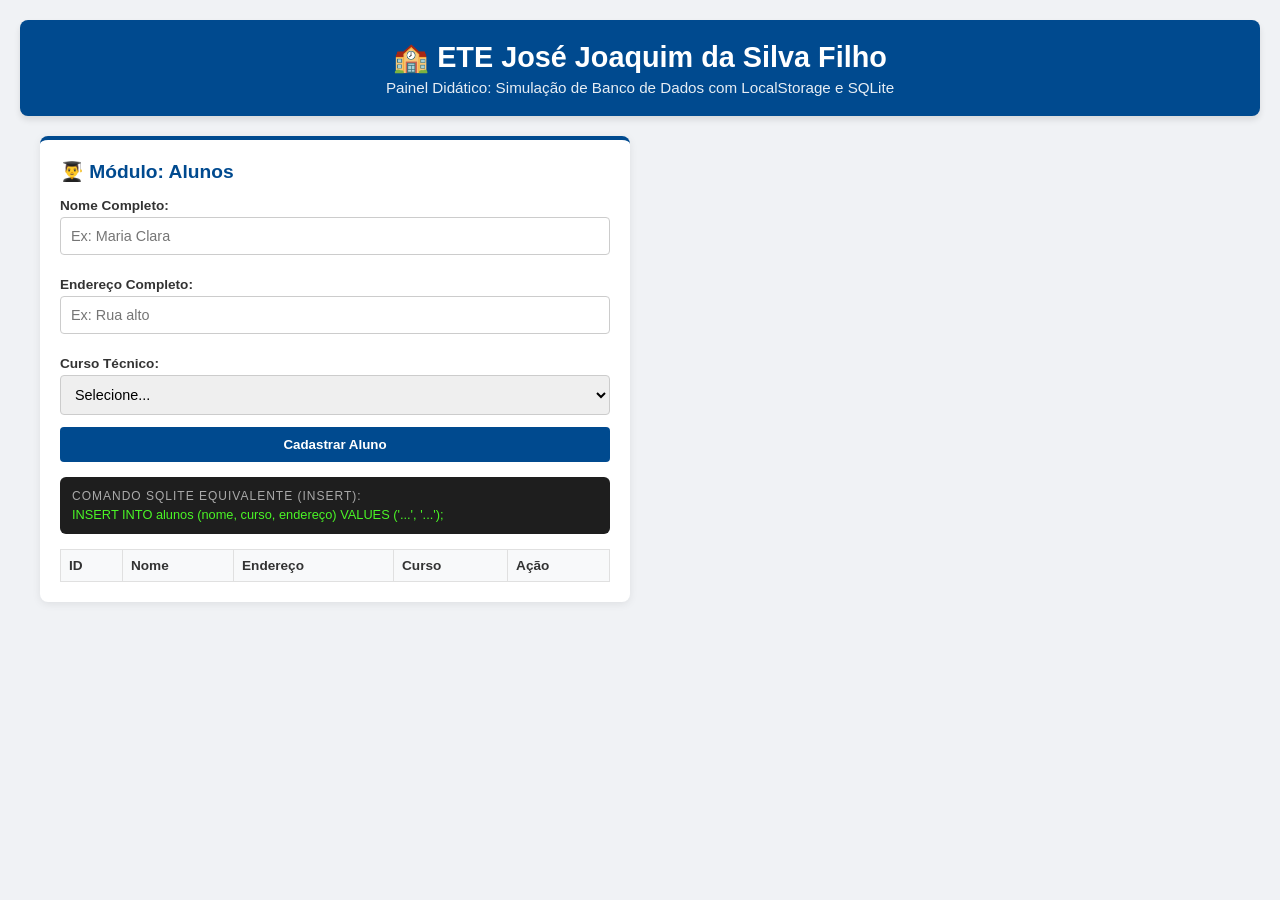
<file: BANCO DE DADOS/ete.html>
<!DOCTYPE html>
<html lang="pt-BR">
<head>
  <meta charset="UTF-8">
  <meta name="viewport" content="width=device-width, initial-scale=1.0">
  <title>ETE José Joaquim da Silva Filho - Sistema Escolar</title>
  <style>
    * {
      box-sizing: border-box;
      margin: 0;
      padding: 0;
      font-family: 'Segoe UI', Tahoma, Geneva, Verdana, sans-serif;
    }

    body {
      background-color: #f0f2f5;
      color: #333;
      padding: 20px;
    }

    /* Cabeçalho da Escola */
    header {
      background-color: #004a8f;
      color: white;
      padding: 20px;
      border-radius: 8px;
      text-align: center;
      margin-bottom: 20px;
      box-shadow: 0 4px 6px rgba(0, 0, 0, 0.1);
    }

    header h1 {
      font-size: 1.8rem;
      margin-bottom: 5px;
    }

    header p {
      font-size: 0.95rem;
      opacity: 0.9;
    }

    /* Container Principal */
    .grid-container {
      display: grid;
      grid-template-columns: 1fr 1fr;
      gap: 20px;
      max-width: 1200px;
      margin: 0 auto;
    }

    @media (max-width: 850px) {
      .grid-container {
        grid-template-columns: 1fr;
      }
    }

    /* Cards e Formulários */
    .card {
      background: white;
      padding: 20px;
      border-radius: 8px;
      box-shadow: 0 2px 8px rgba(0,0,0,0.08);
      border-top: 4px solid #004a8f;
    }

    .card.professor {
      border-top-color: #28a745;
    }

    h2 {
      font-size: 1.2rem;
      color: #004a8f;
      margin-bottom: 15px;
      display: flex;
      align-items: center;
      gap: 8px;
    }

    .card.professor h2 {
      color: #28a745;
    }

    label {
      display: block;
      font-weight: 600;
      margin-top: 10px;
      font-size: 0.85rem;
    }

    input, select {
      width: 100%;
      padding: 10px;
      margin-top: 4px;
      margin-bottom: 12px;
      border: 1px solid #ccc;
      border-radius: 4px;
      font-size: 0.9rem;
    }

    button {
      width: 100%;
      padding: 10px;
      border: none;
      border-radius: 4px;
      font-weight: bold;
      color: white;
      background-color: #004a8f;
      cursor: pointer;
      transition: background 0.2s;
    }

    button:hover {
      background-color: #003366;
    }

    .card.professor button {
      background-color: #28a745;
    }

    .card.professor button:hover {
      background-color: #1e7e34;
    }

    .btn-danger {
      background-color: #dc3545;
      padding: 4px 8px;
      width: auto;
      font-size: 0.75rem;
    }

    .btn-danger:hover {
      background-color: #bd2130;
    }

    /* Tabelas */
    table {
      width: 100%;
      border-collapse: collapse;
      margin-top: 15px;
      font-size: 0.85rem;
    }

    th, td {
      border: 1px solid #e0e0e0;
      padding: 8px;
      text-align: left;
    }

    th {
      background-color: #f8f9fa;
      font-weight: 600;
    }

    /* Terminal SQL Educativo */
    .sql-terminal {
      background-color: #1e1e1e;
      color: #4af626;
      font-family: 'Courier New', Courier, monospace;
      padding: 12px;
      border-radius: 6px;
      margin-top: 15px;
      font-size: 0.8rem;
      word-break: break-all;
    }

    .sql-title {
      color: #aaa;
      font-size: 0.75rem;
      margin-bottom: 4px;
      text-transform: uppercase;
      letter-spacing: 1px;
    }
  </style>
</head>
<body>

  <!-- Cabeçalho Institucional -->
  <header>
    <h1>🏫 ETE José Joaquim da Silva Filho</h1>
    <p>Painel Didático: Simulação de Banco de Dados com LocalStorage e SQLite</p>
  </header>

  <div class="grid-container">

    <!-- SEÇÃO DE ALUNOS -->
    <div class="card">
      <h2>👨‍🎓 Módulo: Alunos</h2>
      <form id="formAluno">
        <label for="nomeAluno">Nome Completo:</label>
        <input type="text" id="nomeAluno" placeholder="Ex: Maria Clara" required>

        <label for="endereçoAluno">Endereço Completo:</label>
        <input type="text" id="endereçoAluno" placeholder="Ex: Rua alto" required>

        <label for="cursoAluno">Curso Técnico:</label>
        <select id="cursoAluno" required>
          <option value="">Selecione...</option>
          <option value="Desenvolvimento de Sistemas">Desenvolvimento de Sistemas</option>
          <option value="Redes de Computadores">Redes de Computadores</option>
          <option value="Administração">Administração</option>
        </select>

        <button type="submit">Cadastrar Aluno</button>
      </form>

      <!-- Terminal Educativo SQL -->
      <div class="sql-terminal">
        <div class="sql-title">Comando SQLite equivalente (INSERT):</div>
        <div id="sqlAluno">INSERT INTO alunos (nome, curso, endereço) VALUES ('...', '...');</div>
      </div>

      <!-- Tabela Alunos -->
      <table>
        <thead>
          <tr>
            <th>ID</th>
            <th>Nome</th>
            <th>Endereço</th>
            <th>Curso</th>
            <th>Ação</th>
          </tr>
        </thead>
        <tbody id="tabelaAlunos">
          <!-- Linhas inseridas via JS -->
        </tbody>
      </table>
    </div>

    
  </div>

  <script>
    // --- LÓGICA DO LOCALSTORAGE (SIMULANDO TABELAS DO BANCO DE DADOS) ---

    // Função para buscar dados armazenados ou criar lista vazia caso não exista
    function obterTabela(nomeTabela) {
      const dados = localStorage.getItem(nomeTabela);
      return dados ? JSON.parse(dados) : [];
    }

    // Função para salvar a lista no LocalStorage (simulando a gravação no disco)
    function salvarTabela(nomeTabela, dados) {
      localStorage.setItem(nomeTabela, JSON.stringify(dados));
    }

    // --- CADASTRO DE ALUNOS ---
    document.getElementById('formAluno').addEventListener('submit', function(e) {
      e.preventDefault();

      const nome = document.getElementById('nomeAluno').value;
      const endereço = document.getElementById('endereçoAluno').value;
      const curso = document.getElementById('cursoAluno').value;
      const alunos = obterTabela('tb_alunos');

      // Gera um ID incremental simples (simulando AUTOINCREMENT)
      const novoId = alunos.length > 0 ? alunos[alunos.length - 1].id + 1 : 1;

      // Cria o objeto registro (Linha da Tabela)
      const novoAluno = { id: novoId, nome: nome, endereço: endereço, curso: curso };
      alunos.push(novoAluno);

      // Salva no LocalStorage
      salvarTabela('tb_alunos', alunos);

      // Exibe a consulta SQL correspondente
      document.getElementById('sqlAluno').textContent = 
        `INSERT INTO alunos (id, nome, endereço,curso) VALUES (${novoId}, '${nome}','${endereço}', '${curso}');`;

      // Limpa os campos e atualiza a interface
      document.getElementById('nomeAluno').value = '';
      document.getElementById('endereçoAluno').value = '';
      document.getElementById('cursoAluno').value = '';
      carregarAlunos();
    });

    

    // --- RENDERIZAÇÃO DAS TABELAS NA TELA ---
    function carregarAlunos() {
      const alunos = obterTabela('tb_alunos');
      const tbody = document.getElementById('tabelaAlunos');
      tbody.innerHTML = '';

      alunos.forEach(aluno => {
        tbody.innerHTML += `
          <tr>
            <td>${aluno.id}</td>
            <td>${aluno.nome}</td>
            <td>${aluno.endereço}</td>
            <td>${aluno.curso}</td>
            <td>
              <button class="btn-danger" onclick="deletarRegistro('tb_alunos', ${aluno.id})">DELETE</button>
            </td>
          </tr>
        `;
      });
    }

      // --- EXCLUSÃO DE REGISTROS (DELETE) ---
    function deletarRegistro(nomeTabela, id) {
      let tabela = obterTabela(nomeTabela);
      // Filtra mantendo apenas os itens com ID diferente do selecionado
      tabela = tabela.filter(item => item.id !== id);
      salvarTabela(nomeTabela, tabela);

      // Atualiza as exibições
      if (nomeTabela === 'tb_alunos') {
        document.getElementById('sqlAluno').textContent = `UPDATE FROM alunos WHERE id = ${id};`;
        carregarAlunos();
      } else {
        document.getElementById('sqlProf').textContent = `UPDATE FROM professores WHERE id = ${id};`;
        carregarProfessores();
      }
    }
    // Carrega os dados ao abrir a página
    carregarAlunos();

    // --- EXCLUSÃO DE REGISTROS (DELETE) ---
    function deletarRegistro(nomeTabela, id) {
      let tabela = obterTabela(nomeTabela);
      // Filtra mantendo apenas os itens com ID diferente do selecionado
      tabela = tabela.filter(item => item.id !== id);
      salvarTabela(nomeTabela, tabela);

      // Atualiza as exibições
      if (nomeTabela === 'tb_alunos') {
        document.getElementById('sqlAluno').textContent = `DELETE FROM alunos WHERE id = ${id};`;
        carregarAlunos();
      } else {
        document.getElementById('sqlProf').textContent = `DELETE FROM professores WHERE id = ${id};`;
        carregarProfessores();
      }
    }
    // Carrega os dados ao abrir a página
    carregarAlunos();
    
  </script>
</body>
</html>
</file>
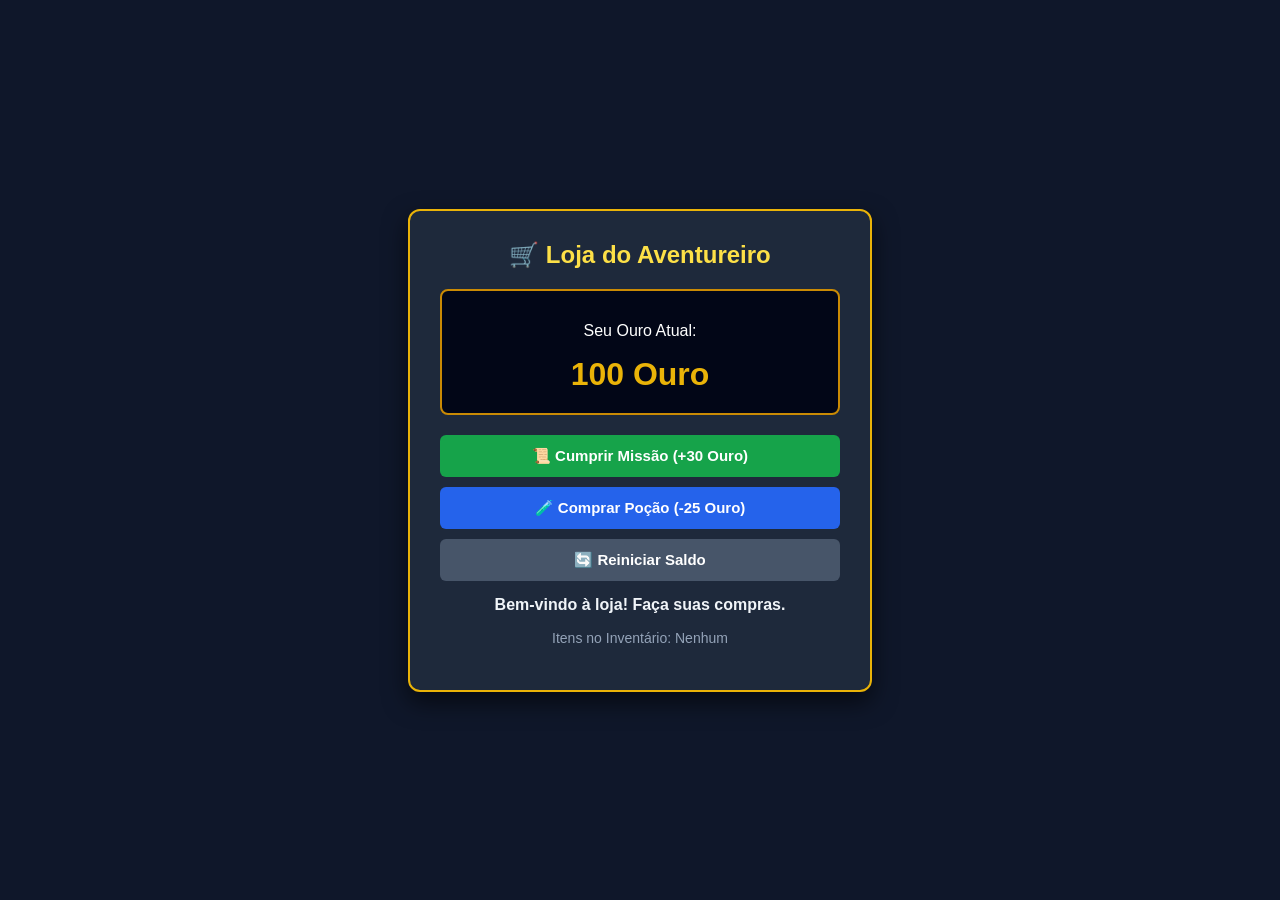
<file: modulo02/teste.html>
<!DOCTYPE html>
<html lang="pt-BR">
<head>
    <meta charset="UTF-8">
    <meta name="viewport" content="width=device-width, initial-scale=1.0">
    <title>Loja de Itens - RPG Game</title>
    <style>
        body {
            font-family: Arial, sans-serif;
            background-color: #0f172a;
            color: #ffffff;
            display: flex;
            justify-content: center;
            align-items: center;
            min-height: 100vh;
            margin: 0;
        }
        .painel-loja {
            background-color: #1e293b;
            padding: 30px;
            border-radius: 12px;
            box-shadow: 0 10px 25px rgba(0,0,0,0.6);
            text-align: center;
            width: 400px;
            border: 2px solid #eab308;
        }
        h2 { color: #fde047; margin-top: 0; }
        .saldo-box {
            background-color: #020617;
            border: 2px solid #ca8a04;
            border-radius: 8px;
            padding: 15px;
            margin: 20px 0;
        }
        .texto-moedas {
            font-size: 32px;
            font-weight: bold;
            color: #eab308;
            margin: 5px 0;
        }
        .botoes {
            display: flex;
            flex-direction: column;
            gap: 10px;
        }
        button {
            padding: 12px;
            font-size: 15px;
            font-weight: bold;
            border: none;
            border-radius: 6px;
            cursor: pointer;
            transition: 0.2s;
            color: white;
        }
        .btn-missao { background-color: #16a34a; }
        .btn-missao:hover { background-color: #15803d; }
        .btn-pocao { background-color: #2563eb; }
        .btn-pocao:hover { background-color: #1d4ed8; }
        .btn-reset { background-color: #475569; }
        
        #mensagem {
            margin-top: 15px;
            font-weight: bold;
            color: #f1f5f9;
        }
        #inventario {
            margin-top: 10px;
            font-size: 14px;
            color: #94a3b8;
        }
    </style>
</head>
<body>

    <div class="painel-loja">
        <h2>🛒 Loja do Aventureiro</h2>
        
        <div class="saldo-box">
            <p>Seu Ouro Atual:</p>
            <p class="texto-moedas" id="moedasDisplay">100 Ouro</p>
        </div>

        <div class="botoes">
            <button class="btn-missao" onclick="cumprirMissao()">📜 Cumprir Missão (+30 Ouro)</button>
            <button class="btn-pocao" onclick="comprarPocao()">🧪 Comprar Poção (-25 Ouro)</button>
            <button class="btn-reset" onclick="reiniciarLoja()">🔄 Reiniciar Saldo</button>
        </div>

        <p id="mensagem">Bem-vindo à loja! Faça suas compras.</p>
        <p id="inventario">Itens no Inventário: Nenhum</p>
    </div>

    <script>
        // 1. Variáveis de Estado Global
        let moedas = 100;
        let quantidadePocoes = 0;

        // 2. Função para Ganhar Ouro
        function cumprirMissao() {
            moedas = moedas + 30;
            atualizarTela();
            document.getElementById("mensagem").innerText = "Você completou uma missão e ganhou 30 de Ouro!";
        }

        // 3. Função para Comprar Item (Com Validação)
        function comprarPocao() {
            if (moedas >= 25) {
                moedas = moedas - 25;
                quantidadePocoes = quantidadePocoes + 1;
                atualizarTela();
                document.getElementById("mensagem").innerText = "Poção comprada com sucesso!";
            } else {
                document.getElementById("mensagem").innerText = "❌ Ouro insuficiente para comprar a Poção!";
            }
        }

        // 4. Atualização Central do DOM
        function atualizarTela() {
            document.getElementById("moedasDisplay").innerText = moedas + " Ouro";
            document.getElementById("inventario").innerText = `Itens no Inventário: ${quantidadePocoes} Poção(ões)`;
        }

        // 5. Reiniciar
        function reiniciarLoja() {
            moedas = 100;
            quantidadePocoes = 0;
            atualizarTela();
            document.getElementById("mensagem").innerText = "Sua carteira e inventário foram resetados!";
        }
    </script>

</body>
</html>
</file>
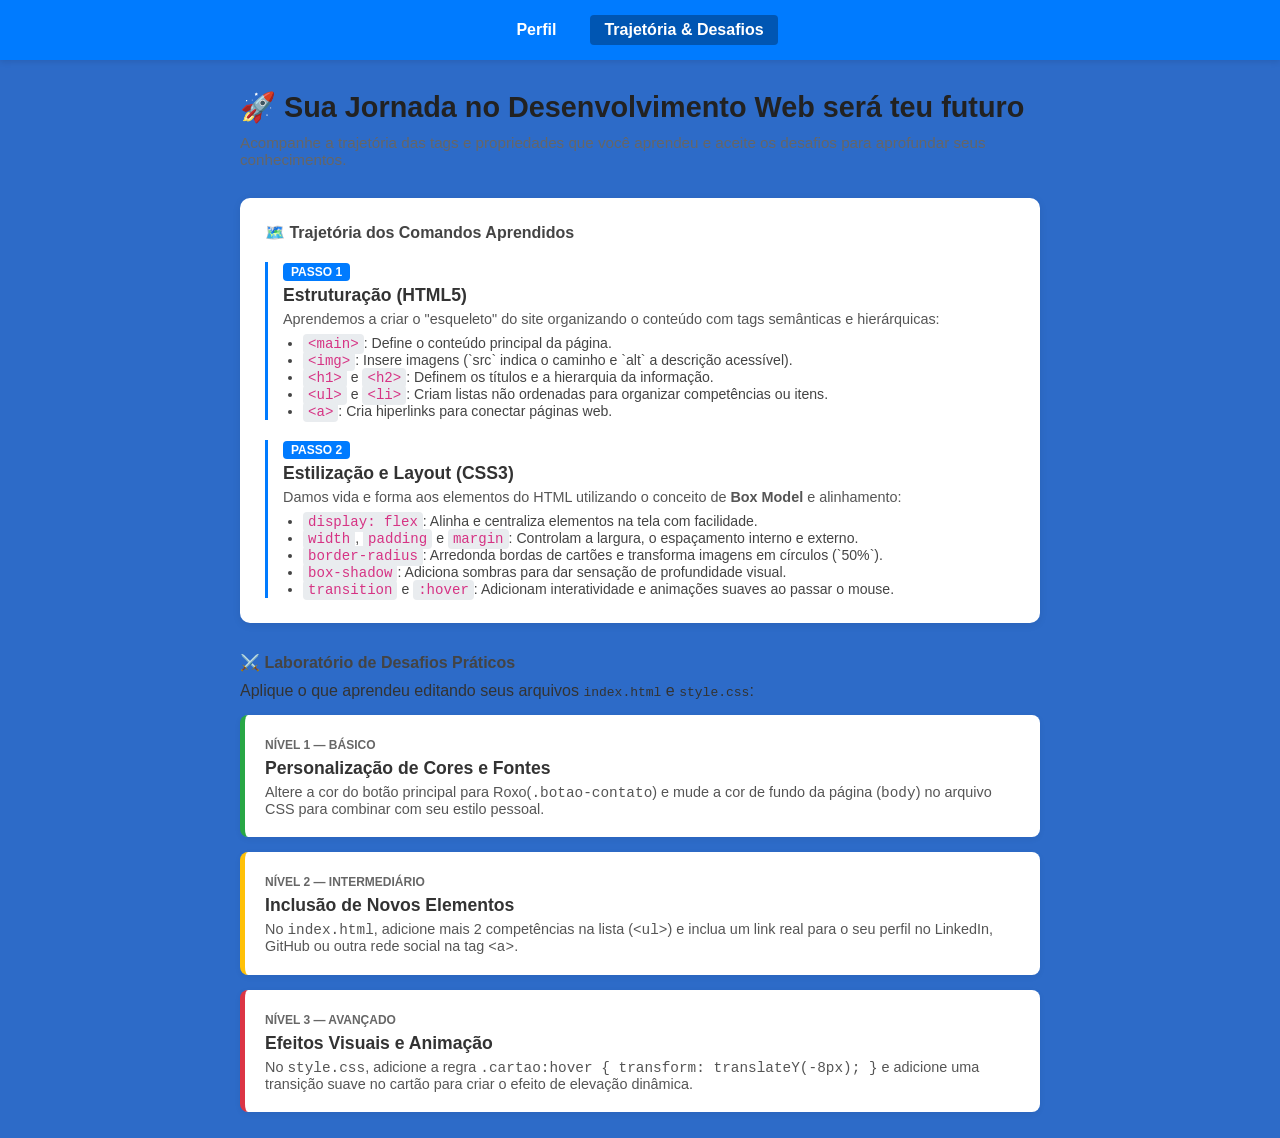
<file: ATIVIDADES/Exercício/desafios.html>
<!DOCTYPE html>
<html lang="pt-BR">
<head>
  <meta charset="UTF-8">
  <meta name="viewport" content="width=device-width, initial-scale=1.0">
  <title>Trajetória & Desafios HTML/CSS</title>
  <link rel="stylesheet" href="style.css">
</head>
<body>

  <!-- Menu de Navegação -->
  <nav class="menu-navegacao">
    <a href="index.html">Perfil</a>
    <a href="desafios.html" class="ativo">Trajetória & Desafios</a>
  </nav>

  <main class="conteiner-desafios">
    <h1>🚀 Sua Jornada no Desenvolvimento Web será teu futuro</h1>
    <p class="subtitulo">Acompanhe a trajetória das tags e propriedades que você aprendeu e aceite os desafios para aprofundar seus conhecimentos.</p>

    <!-- Linha do Tempo / Trajetória -->
    <section class="secao-trajetoria">
      <h2>🗺️ Trajetória dos Comandos Aprendidos</h2>

      <div class="etapa-trajetoria">
        <span class="passo">Passo 1</span>
        <h3>Estruturação (HTML5)</h3>
        <p>Aprendemos a criar o "esqueleto" do site organizando o conteúdo com tags semânticas e hierárquicas:</p>
        <ul>
          <li><code>&lt;main&gt;</code>: Define o conteúdo principal da página.</li>
          <li><code>&lt;img&gt;</code>: Insere imagens (`src` indica o caminho e `alt` a descrição acessível).</li>
          <li><code>&lt;h1&gt;</code> e <code>&lt;h2&gt;</code>: Definem os títulos e a hierarquia da informação.</li>
          <li><code>&lt;ul&gt;</code> e <code>&lt;li&gt;</code>: Criam listas não ordenadas para organizar competências ou itens.</li>
          <li><code>&lt;a&gt;</code>: Cria hiperlinks para conectar páginas web.</li>
        </ul>
      </div>

      <div class="etapa-trajetoria">
        <span class="passo">Passo 2</span>
        <h3>Estilização e Layout (CSS3)</h3>
        <p>Damos vida e forma aos elementos do HTML utilizando o conceito de <strong>Box Model</strong> e alinhamento:</p>
        <ul>
          <li><code>display: flex</code>: Alinha e centraliza elementos na tela com facilidade.</li>
          <li><code>width</code>, <code>padding</code> e <code>margin</code>: Controlam a largura, o espaçamento interno e externo.</li>
          <li><code>border-radius</code>: Arredonda bordas de cartões e transforma imagens em círculos (`50%`).</li>
          <li><code>box-shadow</code>: Adiciona sombras para dar sensação de profundidade visual.</li>
          <li><code>transition</code> e <code>:hover</code>: Adicionam interatividade e animações suaves ao passar o mouse.</li>
        </ul>
      </div>
    </section>

    <!-- Bloco de Desafios Práticos -->
    <section class="secao-desafios">
      <h2>⚔️ Laboratório de Desafios Práticos</h2>
      <p>Aplique o que aprendeu editando seus arquivos <code>index.html</code> e <code>style.css</code>:</p>

      <div class="card-desafio nivel-facil">
        <span class="tag-nivel">Nível 1 — Básico</span>
        <h3>Personalização de Cores e Fontes</h3>
        <p>Altere a cor do botão principal para Roxo(<code>.botao-contato</code>) e mude a cor de fundo da página (<code>body</code>) no arquivo CSS para combinar com seu estilo pessoal.</p>
      </div>

      <div class="card-desafio nivel-medio">
        <span class="tag-nivel">Nível 2 — Intermediário</span>
        <h3>Inclusão de Novos Elementos</h3>
        <p>No <code>index.html</code>, adicione mais 2 competências na lista (<code>&lt;ul&gt;</code>) e inclua um link real para o seu perfil no LinkedIn, GitHub ou outra rede social na tag <code>&lt;a&gt;</code>.</p>
      </div>

      <div class="card-desafio nivel-dificil">
        <span class="tag-nivel">Nível 3 — Avançado</span>
        <h3>Efeitos Visuais e Animação</h3>
        <p>No <code>style.css</code>, adicione a regra <code>.cartao:hover { transform: translateY(-8px); }</code> e adicione uma transição suave no cartão para criar o efeito de elevação dinâmica.</p>
      </div>
    </section>
  </main>

</body>
</html>
</file>
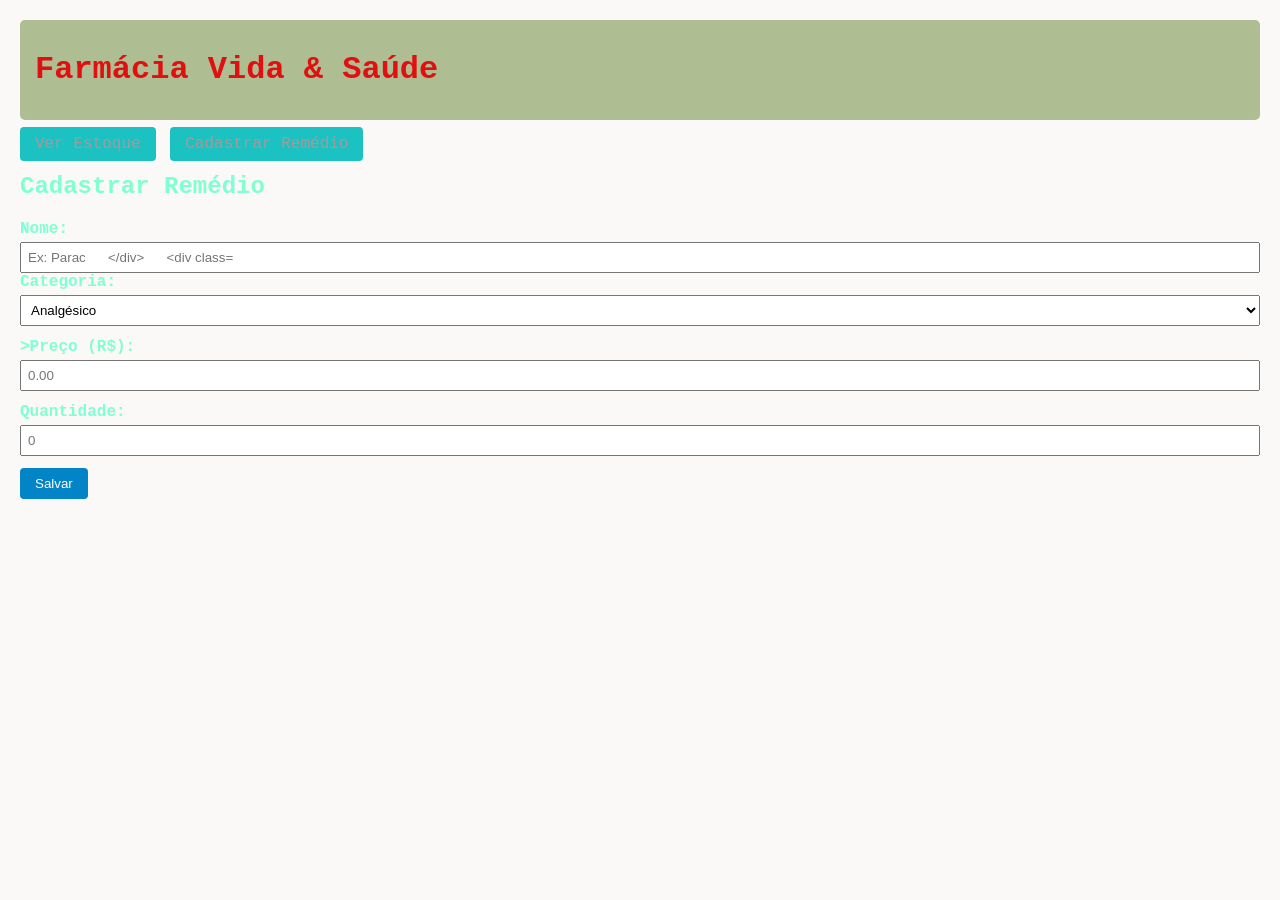
<file: BANCO DE DADOS/desafio02/formulario.html>
<!DOCTYPE html>
<html lang="pt-BR">
<head>
  <meta charset="UTF-8">
  <title>Farmácia - Cadastro</title>
  <link rel="stylesheet" href="style.css">
</head>
<body>

  <header>
    <h1>Farmácia Vida & Saúde</h1>
  </header>

  <!-- MENU NAVEGA ENTRE OS ARQUIVOS -->
  <nav>
    <a href="tabela.html">Ver Estoque</a>
    <a href="formulario.html">Cadastrar Remédio</a>
  </nav>

  <div class="conteudo">
    <h2>Cadastrar Remédio</h2>
    
    <form action="tabela.html">
      <div class="campo">
        <label for="nome">Nome:</label>
        <input type="text" id="nome" placeholder="Ex: Parac
      </div>

      <div class="campo">
        <label for="categoria">Categoria:</label>
        <select id="categoria">
          <option>Analgésico</option>
          <option>Antibiótico</option>
          <option>Anti-inflamatório</option>
          <option>Xarope</option>
        </select>
      </div>

      <div class="campo">
        <label for="preco"etamol" required>>Preço (R$):</label>
        <input type="number" id="preco" step="0.01" placeholder="0.00" required>
      </div>

      <div class="campo">
        <label for="qtd">Quantidade:</label>
        <input type="number" id="qtd" placeholder="0" required>
      </div>

      <button type="submit">Salvar</button>
    </form>
  </div>

</body>
</html>
</file>
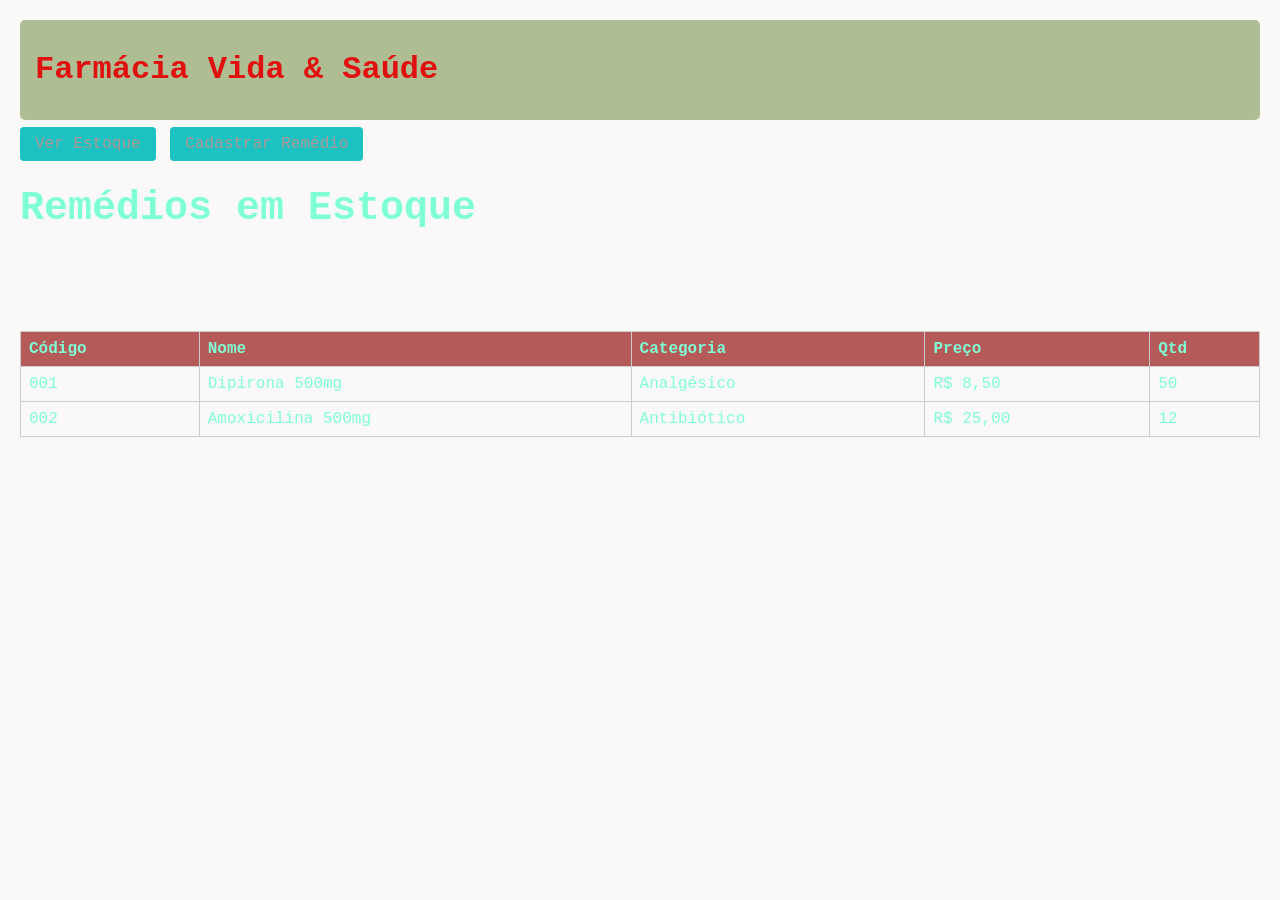
<file: BANCO DE DADOS/desafio02/tabela.html>
<!DOCTYPE html>
<html lang="pt-BR">
<head>
  <meta charset="UTF-8">
  <title>Farmácia - Estoque</title>
  <link rel="stylesheet" href="style.css">
</head>
<body>

  <header>
    <h1>Farmácia Vida & Saúde</h1>
  </header>

  <!-- MENU NAVEGA ENTRE OS ARQUIVOS -->
  <nav>
    <a href="tabela.html">Ver Estoque</a>
    <a href="formulario.html">Cadastrar Remédio</a>
  </nav>

  <h2 class="Titulo2">Remédios em Estoque</h2>
    <table>
      <thead>
        <tr>
          <th>Código</th>
          <th>Nome</th>
          <th>Categoria</th>
          <th>Preço</th>
          <th>Qtd</th>
        </tr>
      </thead>
      <tbody>
        <tr>
          <td>001</td>
          <td>Dipirona 500mg</td>
          <td>Analgésico</td>
          <td>R$ 8,50</td>
          <td>50</td>
        </tr>
        <tr>
          <td>002</td>
          <td>Amoxicilina 500mg</td>
          <td>Antibiótico</td>
          <td>R$ 25,00</td>
          <td>12</td>
        </tr>
      </tbody>
    </table>
  

</body>
</html>
</file>
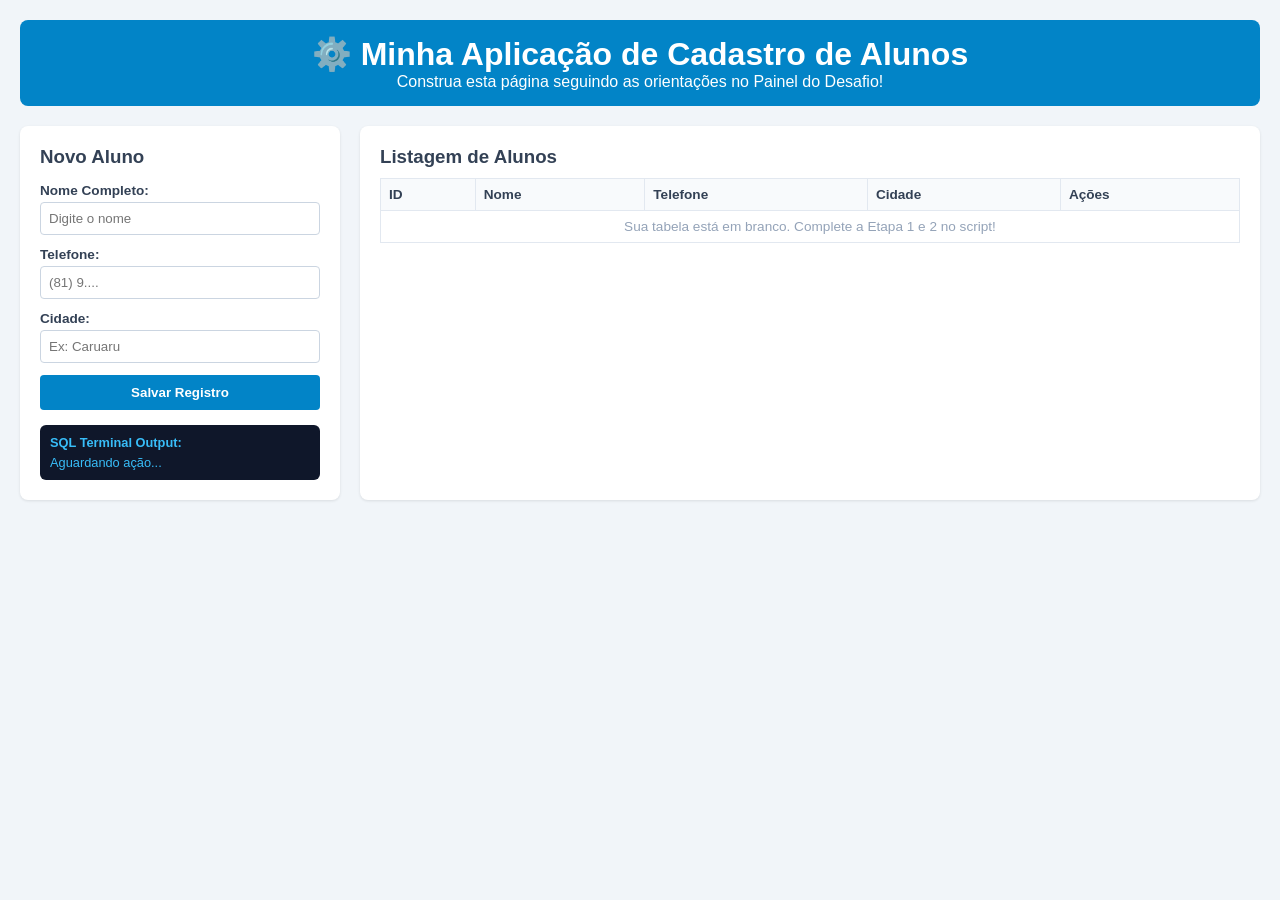
<file: BANCO DE DADOS/Desafios02/minha_aplicacao.html>
<!DOCTYPE html>
<html lang="pt-BR">
<head>
  <meta charset="UTF-8">
  <meta name="viewport" content="width=device-width, initial-scale=1.0">
  <title>Minha Aplicação CRUD - Em Construção</title>
  <style>
    * { box-sizing: border-box; margin: 0; padding: 0; font-family: sans-serif; }
    body { background-color: #f1f5f9; color: #334155; padding: 20px; }
    
    header {
      background: #0284c7;
      color: white;
      padding: 15px;
      border-radius: 8px;
      margin-bottom: 20px;
      text-align: center;
    }

    .grid { display: grid; grid-template-columns: 320px 1fr; gap: 20px; }
    
    .card { background: white; padding: 20px; border-radius: 8px; box-shadow: 0 1px 3px rgba(0,0,0,0.1); }
    
    .form-group { margin-bottom: 12px; }
    label { display: block; font-size: 0.85rem; font-weight: bold; margin-bottom: 4px; }
    input { width: 100%; padding: 8px; border: 1px solid #cbd5e1; border-radius: 4px; }
    
    button {
      width: 100%;
      padding: 10px;
      background: #0284c7;
      color: white;
      border: none;
      border-radius: 4px;
      font-weight: bold;
      cursor: pointer;
    }
    button:hover { background: #0369a1; }

    /* SQL Terminal */
    .terminal {
      background: #0f172a;
      color: #38bdf8;
      font-family: monospace;
      padding: 10px;
      border-radius: 6px;
      margin-top: 15px;
      font-size: 0.8rem;
    }

    table { width: 100%; border-collapse: collapse; margin-top: 10px; }
    th, td { border: 1px solid #e2e8f0; padding: 8px; text-align: left; font-size: 0.85rem; }
    th { background: #f8fafc; }

    .btn-del {
      background: #ef4444;
      color: white;
      border: none;
      padding: 4px 8px;
      border-radius: 4px;
      cursor: pointer;
      font-size: 0.75rem;
    }
  </style>
</head>
<body>

  <header>
    <h1>⚙️ Minha Aplicação de Cadastro de Alunos</h1>
    <p>Construa esta página seguindo as orientações no Painel do Desafio!</p>
  </header>

  <div class="grid">
    
    <!-- LADO ESQUERDO: FORMULÁRIO -->
    <div class="card">
      <h3>Novo Aluno</h3>
      <form id="formAluno" style="margin-top: 15px;">
        <input type="hidden" id="alunoId">

        <div class="form-group">
          <label>Nome Completo:</label>
          <input type="text" id="nome" required placeholder="Digite o nome">
        </div>

        <div class="form-group">
          <label>Telefone:</label>
          <input type="text" id="telefone" required placeholder="(81) 9....">
        </div>

        <div class="form-group">
          <label>Cidade:</label>
          <input type="text" id="cidade" required placeholder="Ex: Caruaru">
        </div>

        <button type="submit">Salvar Registro</button>
      </form>

      <div class="terminal">
        <strong>SQL Terminal Output:</strong>
        <div id="sqlOutput" style="margin-top: 5px; word-break: break-all;">Aguardando ação...</div>
      </div>
    </div>

    <!-- LADO DIREITO: TABELA -->
    <div class="card">
      <h3>Listagem de Alunos</h3>
      <table>
        <thead>
          <tr>
            <th>ID</th>
            <th>Nome</th>
            <th>Telefone</th>
            <th>Cidade</th>
            <th>Ações</th>
          </tr>
        </thead>
        <tbody id="tabelaCorpo">
          <!-- TODO: A tabela deve ser preenchida aqui via JS -->
          <tr>
            <td colspan="5" style="text-align: center; color: #94a3b8;">
              Sua tabela está em branco. Complete a Etapa 1 e 2 no script!
            </td>
          </tr>
        </tbody>
      </table>
    </div>

  </div>

  <!-- SCRIPT A SER DESENVOLVIDO PELOS ALUNOS -->
  <script>
    const CHAVE_BANCO = 'ete_alunos_db';

    // =========================================================================
    // ETAPA 1: LER DADOS DO LOCALSTORAGE
    // =========================================================================
    function obterAlunos() {
      // ✏️ ESCREVA SEU CÓDIGO AQUI (Consulte a Etapa 1 do Painel)
      return []; 
    }

    // =========================================================================
    // ETAPA 2: CARREGAR A TABELA NA TELA
    // =========================================================================
    function carregarTabela() {
      const tbody = document.getElementById('tabelaCorpo');
      const alunos = obterAlunos();

      // ✏️ ESCREVA SEU CÓDIGO AQUI (Consulte a Etapa 2 do Painel)
    }

    // =========================================================================
    // ETAPA 3 & 5: INSERIR REGISTRO E EXIBIR SQL
    // =========================================================================
    document.getElementById('formAluno').addEventListener('submit', function(e) {
      e.preventDefault();

      // ✏️ ESCREVA SEU CÓDIGO AQUI (Consulte a Etapa 3 e 5 do Painel)
      
      // Dica para renderizar a tabela novamente após salvar:
      // carregarTabela();
    });

    // =========================================================================
    // ETAPA 4: DELETAR REGISTRO
    // =========================================================================
    function deletarAluno(id) {
      // ✏️ ESCREVA SEU CÓDIGO AQUI (Consulte a Etapa 4 do Painel)
    }

    // Inicializa a tabela
    carregarTabela();
  </script>
</body>
</html>
</file>
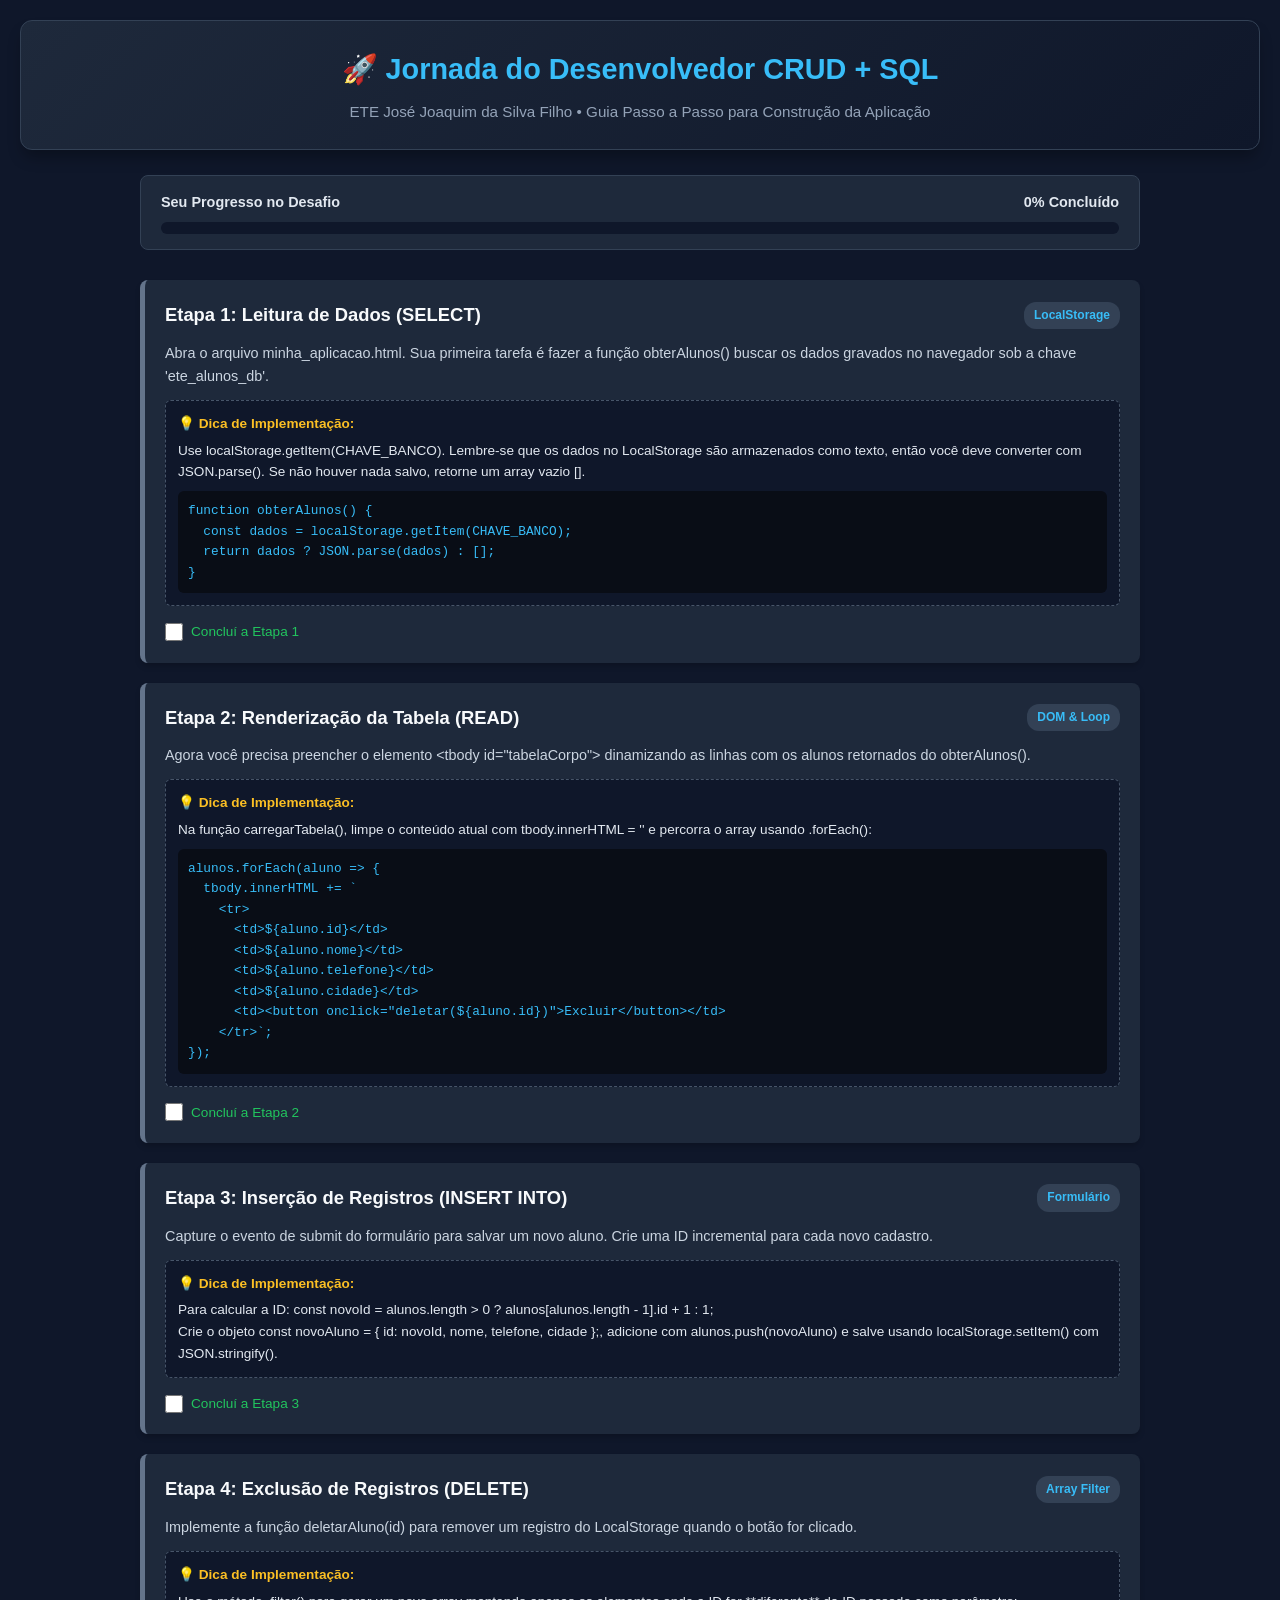
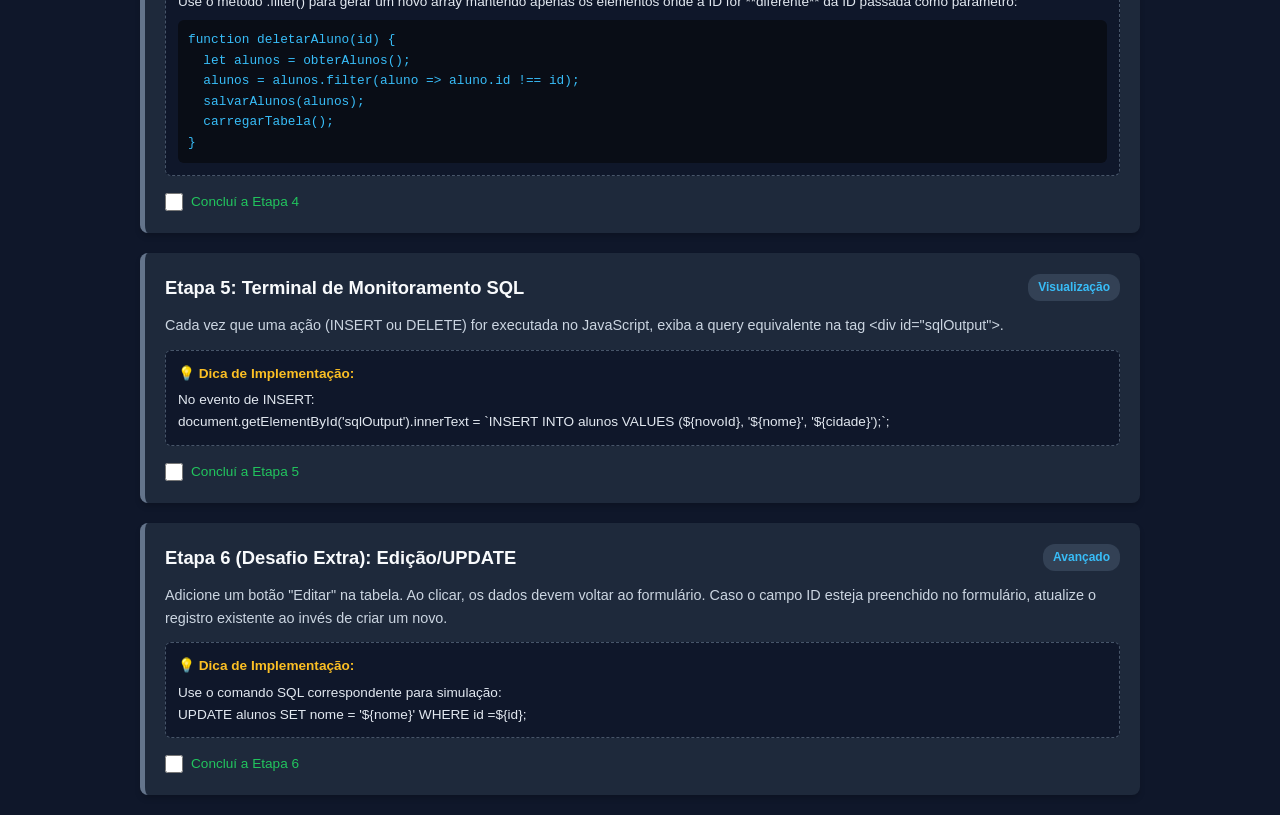
<file: BANCO DE DADOS/Desafios02/painel_desafio.html>
<!DOCTYPE html>
<html lang="pt-BR">
<head>
  <meta charset="UTF-8">
  <meta name="viewport" content="width=device-width, initial-scale=1.0">
  <title>Painel do Desafio - ETE José Joaquim da Silva Filho</title>
  <style>
    * { box-sizing: border-box; margin: 0; padding: 0; font-family: 'Segoe UI', Tahoma, Geneva, Verdana, sans-serif; }
    body { background-color: #0f172a; color: #e2e8f0; padding: 20px; line-height: 1.6; }
    
    header {
      background: linear-gradient(135deg, #1e293b, #0f172a);
      border: 1px solid #334155;
      padding: 25px;
      border-radius: 12px;
      text-align: center;
      margin-bottom: 25px;
      box-shadow: 0 10px 15px -3px rgba(0, 0, 0, 0.3);
    }
    header h1 { color: #38bdf8; font-size: 1.8rem; margin-bottom: 8px; }
    header p { color: #94a3b8; font-size: 0.95rem; }

    .progress-box {
      background: #1e293b;
      padding: 15px 20px;
      border-radius: 8px;
      margin-bottom: 30px;
      border: 1px solid #334155;
    }
    .progress-bar-bg {
      background: #0f172a;
      height: 12px;
      border-radius: 6px;
      overflow: hidden;
      margin-top: 8px;
    }
    .progress-bar-fill {
      background: #38bdf8;
      height: 100%;
      width: 0%;
      transition: width 0.3s ease;
    }

    .steps-grid { display: grid; grid-template-columns: 1fr; gap: 20px; max-width: 1000px; margin: 0 auto; }

    .step-card {
      background: #1e293b;
      border-left: 5px solid #64748b;
      border-radius: 8px;
      padding: 20px;
      box-shadow: 0 4px 6px -1px rgba(0, 0, 0, 0.2);
      transition: border-color 0.3s;
    }
    .step-card.completed { border-left-color: #22c55e; }

    .step-header { display: flex; justify-content: space-between; align-items: center; margin-bottom: 12px; }
    .step-title { font-size: 1.15rem; color: #f8fafc; font-weight: bold; }
    .step-badge { background: #334155; color: #38bdf8; padding: 4px 10px; border-radius: 12px; font-size: 0.75rem; font-weight: bold; }

    .step-desc { color: #cbd5e1; font-size: 0.9rem; margin-bottom: 12px; }

    .hint-box {
      background: #0f172a;
      border: 1px dashed #475569;
      padding: 12px;
      border-radius: 6px;
      margin: 10px 0;
      font-size: 0.85rem;
    }
    .hint-title { color: #fbbf24; font-weight: bold; margin-bottom: 5px; }

    pre {
      background: #090d16;
      color: #38bdf8;
      padding: 10px;
      border-radius: 6px;
      overflow-x: auto;
      font-family: 'Consolas', monospace;
      font-size: 0.8rem;
      margin-top: 8px;
    }

    .check-container { margin-top: 15px; display: flex; align-items: center; gap: 8px; cursor: pointer; font-size: 0.85rem; color: #22c55e; }
    .check-container input { cursor: pointer; width: 18px; height: 18px; }
  </style>
</head>
<body>

  <header>
    <h1>🚀 Jornada do Desenvolvedor CRUD + SQL</h1>
    <p>ETE José Joaquim da Silva Filho • Guia Passo a Passo para Construção da Aplicação</p>
  </header>

  <div style="max-width: 1000px; margin: 0 auto;">
    <div class="progress-box">
      <div style="display: flex; justify-content: space-between; font-weight: bold; font-size: 0.9rem;">
        <span>Seu Progresso no Desafio</span>
        <span id="progressText">0% Concluído</span>
      </div>
      <div class="progress-bar-bg">
        <div class="progress-bar-fill" id="progressBar"></div>
      </div>
    </div>

    <div class="steps-grid">

      <!-- ETAPA 1 -->
      <div class="step-card" id="card1">
        <div class="step-header">
          <span class="step-title">Etapa 1: Leitura de Dados (SELECT)</span>
          <span class="step-badge">LocalStorage</span>
        </div>
        <p class="step-desc">
          Abra o arquivo <code>minha_aplicacao.html</code>. Sua primeira tarefa é fazer a função <code>obterAlunos()</code> buscar os dados gravados no navegador sob a chave <code>'ete_alunos_db'</code>.
        </p>
        <div class="hint-box">
          <div class="hint-title">💡 Dica de Implementação:</div>
          Use <code>localStorage.getItem(CHAVE_BANCO)</code>. Lembre-se que os dados no LocalStorage são armazenados como texto, então você deve converter com <code>JSON.parse()</code>. Se não houver nada salvo, retorne um array vazio <code>[]</code>.
<pre>
function obterAlunos() {
  const dados = localStorage.getItem(CHAVE_BANCO);
  return dados ? JSON.parse(dados) : [];
}
</pre>
        </div>
        <label class="check-container">
          <input type="checkbox" onchange="atualizarProgresso('card1', this.checked)"> Concluí a Etapa 1
        </label>
      </div>

      <!-- ETAPA 2 -->
      <div class="step-card" id="card2">
        <div class="step-header">
          <span class="step-title">Etapa 2: Renderização da Tabela (READ)</span>
          <span class="step-badge">DOM & Loop</span>
        </div>
        <p class="step-desc">
          Agora você precisa preencher o elemento <code>&lt;tbody id="tabelaCorpo"&gt;</code> dinamizando as linhas com os alunos retornados do <code>obterAlunos()</code>.
        </p>
        <div class="hint-box">
          <div class="hint-title">💡 Dica de Implementação:</div>
          Na função <code>carregarTabela()</code>, limpe o conteúdo atual com <code>tbody.innerHTML = ''</code> e percorra o array usando <code>.forEach()</code>:
<pre>
alunos.forEach(aluno => {
  tbody.innerHTML += `
    &lt;tr&gt;
      &lt;td&gt;${aluno.id}&lt;/td&gt;
      &lt;td&gt;${aluno.nome}&lt;/td&gt;
      &lt;td&gt;${aluno.telefone}&lt;/td&gt;
      &lt;td&gt;${aluno.cidade}&lt;/td&gt;
      &lt;td&gt;&lt;button onclick="deletar(${aluno.id})"&gt;Excluir&lt;/button&gt;&lt;/td&gt;
    &lt;/tr&gt;`;
});
</pre>
        </div>
        <label class="check-container">
          <input type="checkbox" onchange="atualizarProgresso('card2', this.checked)"> Concluí a Etapa 2
        </label>
      </div>

      <!-- ETAPA 3 -->
      <div class="step-card" id="card3">
        <div class="step-header">
          <span class="step-title">Etapa 3: Inserção de Registros (INSERT INTO)</span>
          <span class="step-badge">Formulário</span>
        </div>
        <p class="step-desc">
          Capture o evento de <code>submit</code> do formulário para salvar um novo aluno. Crie uma ID incremental para cada novo cadastro.
        </p>
        <div class="hint-box">
          <div class="hint-title">💡 Dica de Implementação:</div>
          Para calcular a ID: <code>const novoId = alunos.length > 0 ? alunos[alunos.length - 1].id + 1 : 1;</code><br>
          Crie o objeto <code>const novoAluno = { id: novoId, nome, telefone, cidade };</code>, adicione com <code>alunos.push(novoAluno)</code> e salve usando <code>localStorage.setItem()</code> com <code>JSON.stringify()</code>.
        </div>
        <label class="check-container">
          <input type="checkbox" onchange="atualizarProgresso('card3', this.checked)"> Concluí a Etapa 3
        </label>
      </div>

      <!-- ETAPA 4 -->
      <div class="step-card" id="card4">
        <div class="step-header">
          <span class="step-title">Etapa 4: Exclusão de Registros (DELETE)</span>
          <span class="step-badge">Array Filter</span>
        </div>
        <p class="step-desc">
          Implemente a função <code>deletarAluno(id)</code> para remover um registro do LocalStorage quando o botão for clicado.
        </p>
        <div class="hint-box">
          <div class="hint-title">💡 Dica de Implementação:</div>
          Use o método <code>.filter()</code> para gerar um novo array mantendo apenas os elementos onde a ID for **diferente** da ID passada como parâmetro:
<pre>
function deletarAluno(id) {
  let alunos = obterAlunos();
  alunos = alunos.filter(aluno => aluno.id !== id);
  salvarAlunos(alunos);
  carregarTabela();
}
</pre>
        </div>
        <label class="check-container">
          <input type="checkbox" onchange="atualizarProgresso('card4', this.checked)"> Concluí a Etapa 4
        </label>
      </div>

      <!-- ETAPA 5 -->
      <div class="step-card" id="card5">
        <div class="step-header">
          <span class="step-title">Etapa 5: Terminal de Monitoramento SQL</span>
          <span class="step-badge">Visualização</span>
        </div>
        <p class="step-desc">
          Cada vez que uma ação (INSERT ou DELETE) for executada no JavaScript, exiba a query equivalente na tag <code>&lt;div id="sqlOutput"&gt;</code>.
        </p>
        <div class="hint-box">
          <div class="hint-title">💡 Dica de Implementação:</div>
          No evento de INSERT:<br>
          <code>document.getElementById('sqlOutput').innerText = `INSERT INTO alunos VALUES (${novoId}, '${nome}', '${cidade}');`;</code>
        </div>
        <label class="check-container">
          <input type="checkbox" onchange="atualizarProgresso('card5', this.checked)"> Concluí a Etapa 5
        </label>
      </div>

      <!-- ETAPA 6 -->
      <div class="step-card" id="card6">
        <div class="step-header">
          <span class="step-title">Etapa 6 (Desafio Extra): Edição/UPDATE</span>
          <span class="step-badge">Avançado</span>
        </div>
        <p class="step-desc">
          Adicione um botão "Editar" na tabela. Ao clicar, os dados devem voltar ao formulário. Caso o campo ID esteja preenchido no formulário, atualize o registro existente ao invés de criar um novo.
        </p>
        <div class="hint-box">
          <div class="hint-title">💡 Dica de Implementação:</div>
          Use o comando SQL correspondente para simulação:<br>
          <code>UPDATE alunos SET nome = '${nome}' WHERE id =${id};</code>
        </div>
        <label class="check-container">
          <input type="checkbox" onchange="atualizarProgresso('card6', this.checked)"> Concluí a Etapa 6
        </label>
      </div>

    </div>
  </div>

  <script>
    let concluidos = 0;
    const totalEtapas = 6;

    function atualizarProgresso(cardId, isChecked) {
      const card = document.getElementById(cardId);
      if (isChecked) {
        card.classList.add('completed');
        concluidos++;
      } else {
        card.classList.remove('completed');
        concluidos--;
      }

      const pct = Math.round((concluidos / totalEtapas) * 100);
      document.getElementById('progressBar').style.width = pct + '%';
      document.getElementById('progressText').textContent = pct + '% Concluído';
    }
  </script>
</body>
</html>
</file>
<file: ATIVIDADES/Exercício/style.css>
/* RESET BÁSICO */
* {
  margin: 0;
  padding: 0;
  box-sizing: border-box;
}

body {
  font-family: 'Segoe UI', Tahoma, Geneva, Verdana, sans-serif;
  background-color: #2d6bc8;
  color: #333;
  display:flex;
  flex-direction: column;
  align-items: center;
  min-height: 100vh;
  padding-bottom: 40px;
}

/* MENU DE NAVEGAÇÃO */
.menu-navegacao {
  background-color: #007bff;
  width: 100%;
  padding: 15px;
  display: flex;
  justify-content: center;
  gap: 20px;
  box-shadow: 0 2px 6px rgba(0,0,0,0.1);
  margin-bottom: 30px;
}

.menu-navegacao a {
  color: #ffffff;
  text-decoration: none;
  font-weight: 600;
  padding: 6px 14px;
  border-radius: 4px;
  transition: background-color 0.2s;
}

.menu-navegacao a:hover,
.menu-navegacao a.ativo {
  background-color: #0056b3;
}

/* CARTÃO DE PERFIL (INDEX.HTML) */
.cartao {
  background-color: #ffffff;
  width: 320px;
  padding: 25px;
  border-radius: 12px;
  box-shadow: 0 4px 12px rgba(0, 0, 0, 0.1);
  text-align: center;
  transition: transform 0.3s ease, box-shadow 0.3s ease;
}

.foto {
  border-radius: 50%;
  margin-bottom: 15px;
  border: 3px solid #007bff;
}

h1 {
  font-size: 1.4rem;
  color: #222;
  margin-bottom: 5px;
}

.cargo {
  font-size: 0.9rem;
  color: #c21f86;
  font-weight: 600;
  margin-bottom: 15px;
  background-color: #7dbc18;
  border-radius: 40px;
}

.bio {
  font-size: 0.85rem;
  color: #666;
  margin-bottom: 20px;
  line-height: 1.4;
}

h2 {
  font-size: 1rem;
  color: #444;
  margin-bottom: 10px;
}

.habilidades {
  list-style: none;
  margin-bottom: 20px;
}

.habilidades li {
  background-color: #e9ecef;
  color: #495057;
  font-size: 0.8rem;
  padding: 6px 12px;
  border-radius: 15px;
  display: inline-block;
  margin: 3px;
  text-decoration: none;
}
.habilidades li a {
  text-decoration: none;
  color: #28a745;
  border-radius: 50px;

}
.botao-contato {
  display: inline-block;
  text-decoration: none;
  background-color: #7dbc18;
  color: #ffffff;
  padding: 10px 20px;
  border-radius: 6px;
  font-weight:lighter;
  font-size: 0.9rem;
  transition: background-color 0.3s;
}

.botao-contato:hover {
  background-color: #9b18e1;

}

/* PÁGINA DE DESAFIOS (DESAFIOS.HTML) */
.conteiner-desafios {
  max-width: 800px;
  width: 90%;
}

.conteiner-desafios h1 {
  font-size: 1.8rem;
  margin-bottom: 10px;
}

.subtitulo {
  color: #666;
  margin-bottom: 30px;
  font-size: 0.95rem;
}

/* TRAJETÓRIA DOS COMANDOS */
.secao-trajetoria {
  background-color: #ffffff;
  padding: 25px;
  border-radius: 10px;
  box-shadow: 0 2px 8px rgba(0, 0, 0, 0.08);
  margin-bottom: 30px;
}

.etapa-trajetoria {
  border-left: 3px solid #007bff;
  padding-left: 15px;
  margin-top: 20px;
}

.passo {
  background-color: #007bff;
  color: white;
  font-size: 0.75rem;
  padding: 2px 8px;
  border-radius: 4px;
  font-weight: bold;
  text-transform: uppercase;
}

.etapa-trajetoria h3 {
  margin: 5px 0;
  font-size: 1.1rem;
}

.etapa-trajetoria p {
  font-size: 0.9rem;
  color: #555;
  margin-bottom: 8px;
}

.etapa-trajetoria ul {
  margin-left: 20px;
  font-size: 0.88rem;
  color: #444;
}

.etapa-trajetoria code {
  background-color: #e9ecef;
  padding: 2px 5px;
  border-radius: 4px;
  color: #d63384;
  font-family: monospace;
}

/* CARDS DE DESAFIOS */
.secao-desafios h2 {
  margin-bottom: 10px;
}

.card-desafio {
  background-color: #ffffff;
  padding: 20px;
  border-radius: 8px;
  margin-top: 15px;
  box-shadow: 0 2px 6px rgba(0, 0, 0, 0.06);
  border-left: 5px solid #ccc;
}

.nivel-facil { border-left-color: #28a745; }
.nivel-medio { border-left-color: #ffc107; }
.nivel-dificil { border-left-color: #dc3545; }

.tag-nivel {
  font-size: 0.75rem;
  font-weight: bold;
  text-transform: uppercase;
  color: #666;
}

.card-desafio h3 {
  font-size: 1.1rem;
  margin: 5px 0;
}

.card-desafio p {
  font-size: 0.9rem;
  color: #555;
}
</file>
<file: BANCO DE DADOS/desafio02/style.css>
/* ESTILOS BÁSICOS DA PÁGINA */
body {
  font-family:'Courier New', Courier, monospace;
  margin: 20px;
  background-color: #fbf8f8;
  color:aquamarine
}

header {
  background-color: #aebe92;
  color: rgb(225, 16, 16);
  padding: 10px 15px;
  border-radius: 5px;
}

/* MENU DE NAVEGAÇÃO */
nav {
  margin: 15px 0;
}

.Titulo2{
  font-size: 40px;;
}
nav a {
  background-color: #1cc1c1;
  color: rgb(175, 150, 150);
  padding: 8px 15px;
  text-decoration: none;
  border-radius: 4px;
  margin-right: 5px;
}

nav a:hover {
  background-color: #778925;
}

/* TROCA DE TELAS VIA CSS (:target) */
.tela {
  display: none;
  background: white;
  padding: 20px;
  border-radius: 5px;
}

#tabela:target,
#formulario:target {
  display: block;
}

/* Exibe a Tabela por padrão ao abrir o site */
body:not(:has(:target)) #tabela {
  display: block;
}

/* TABELA */
table {
  width: 100%;
  border-collapse: collapse;
  margin-top: 100px;
}

th, td {
  border: 1px solid #ccc;
  padding: 8px;
  text-align: left;
}

th {
  background-color: #b65959;
}

/* FORMULÁRIO */
.campo {
  margin-bottom: 12px;
}

label {
  display: block;
  font-weight: bold;
  margin-bottom: 4px;
}

input, select {
  width: 100%;
  padding: 6px;
  box-sizing: border-box;
}

button {
  background-color: #0284c7;
  color: white;
  border: none;
  padding: 8px 15px;
  border-radius: 4px;
  cursor: pointer;
}
</file>
